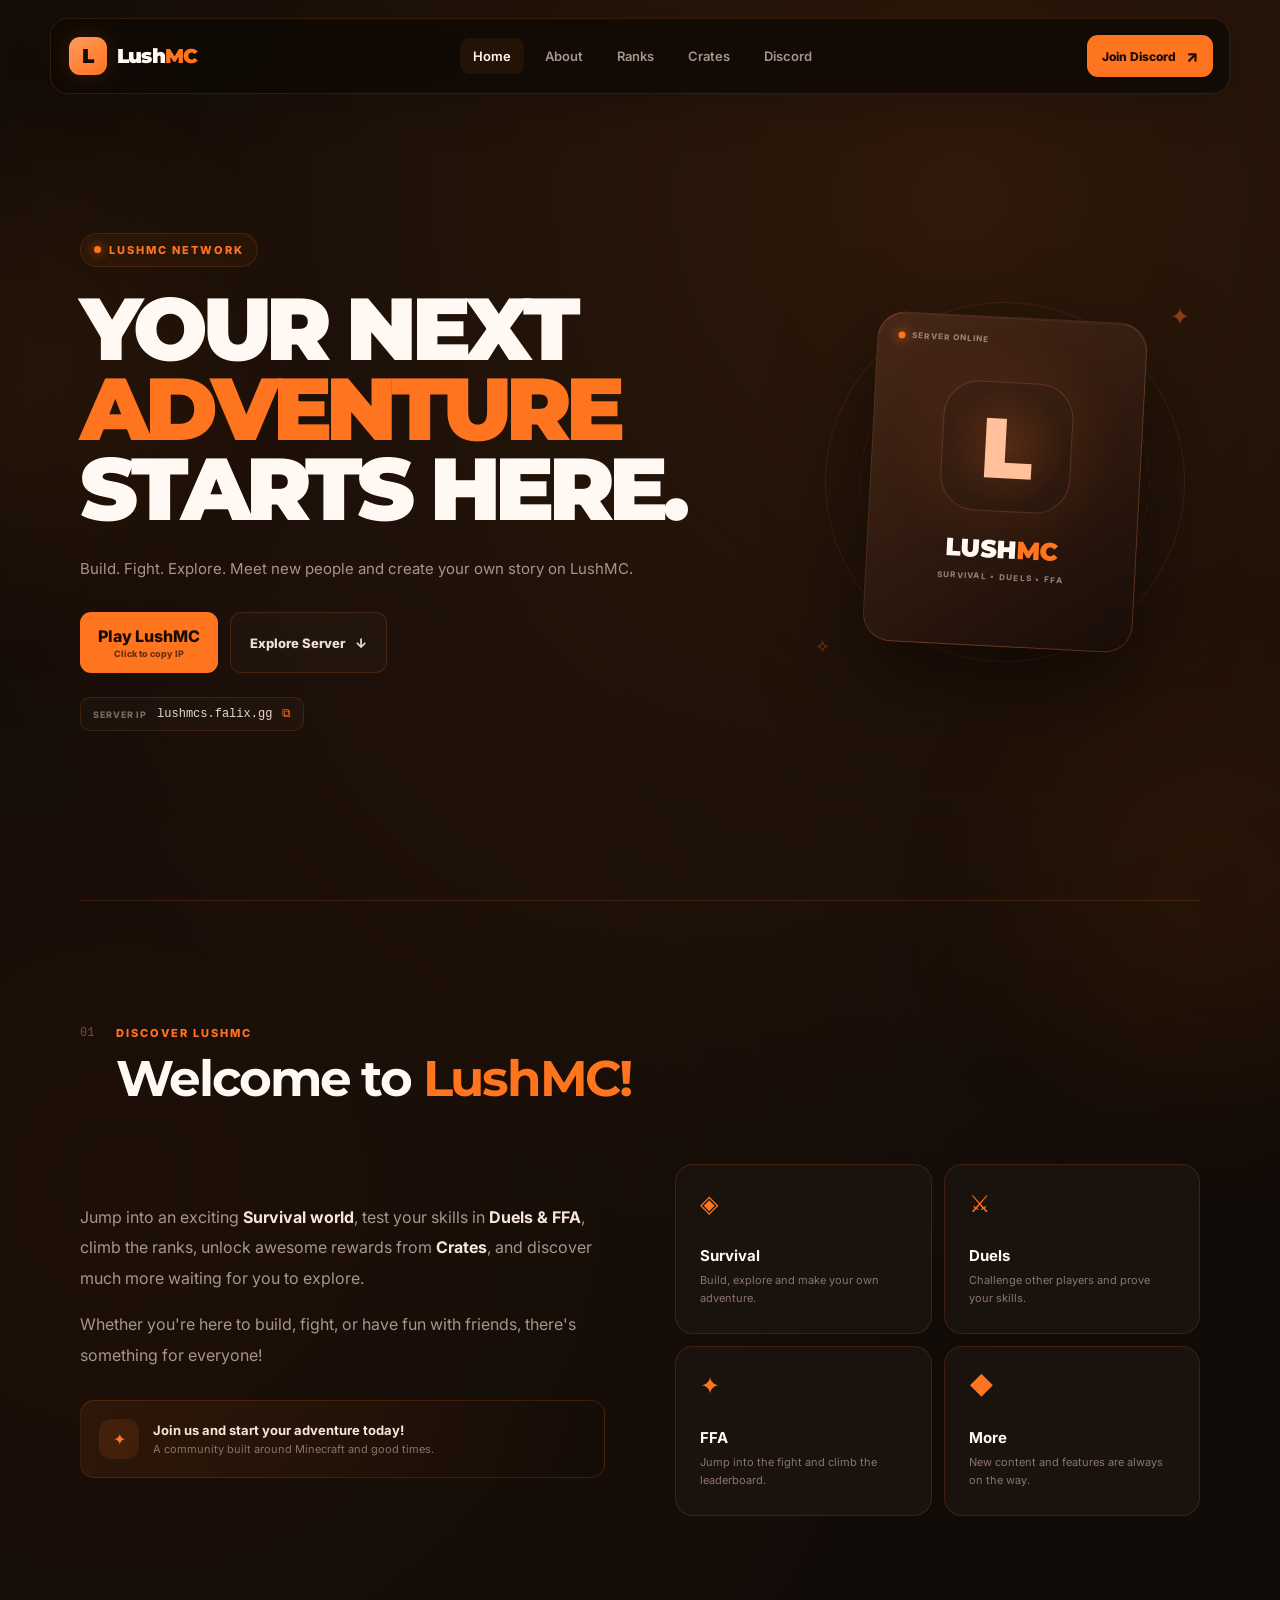
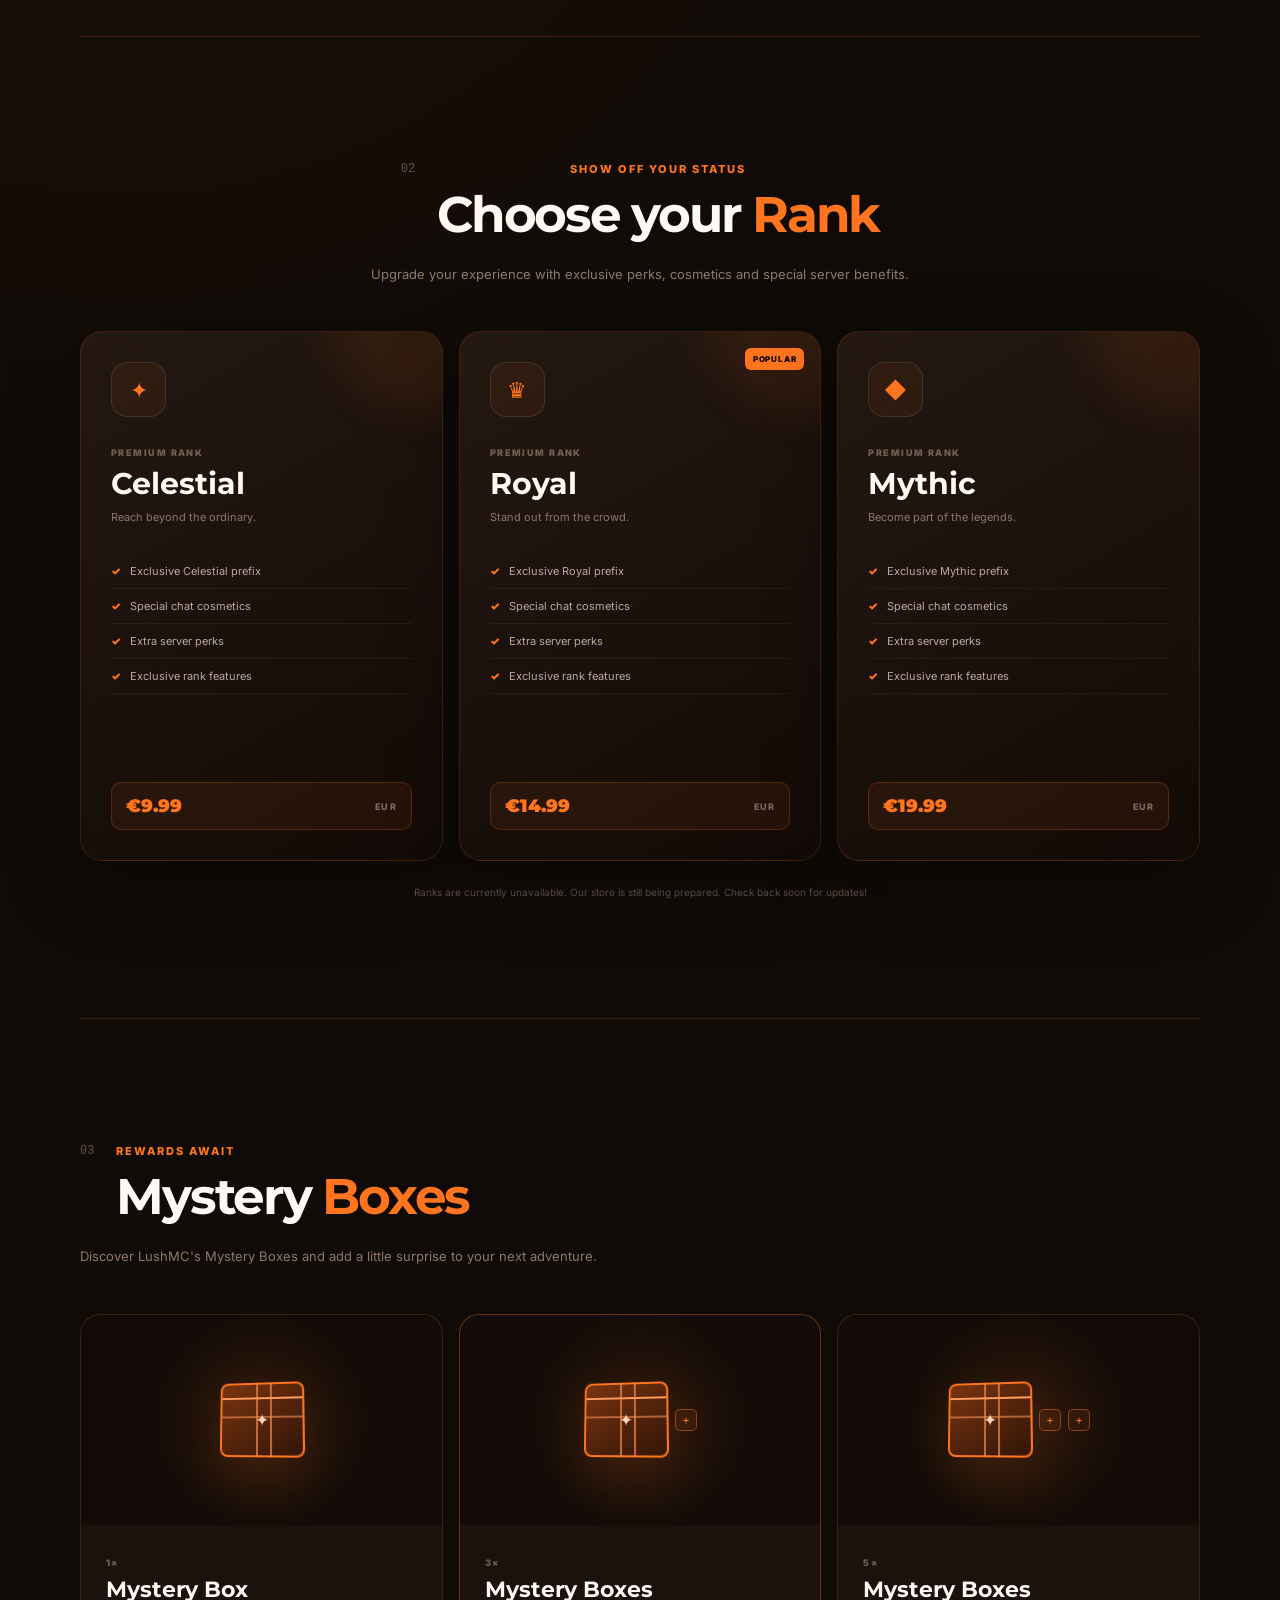
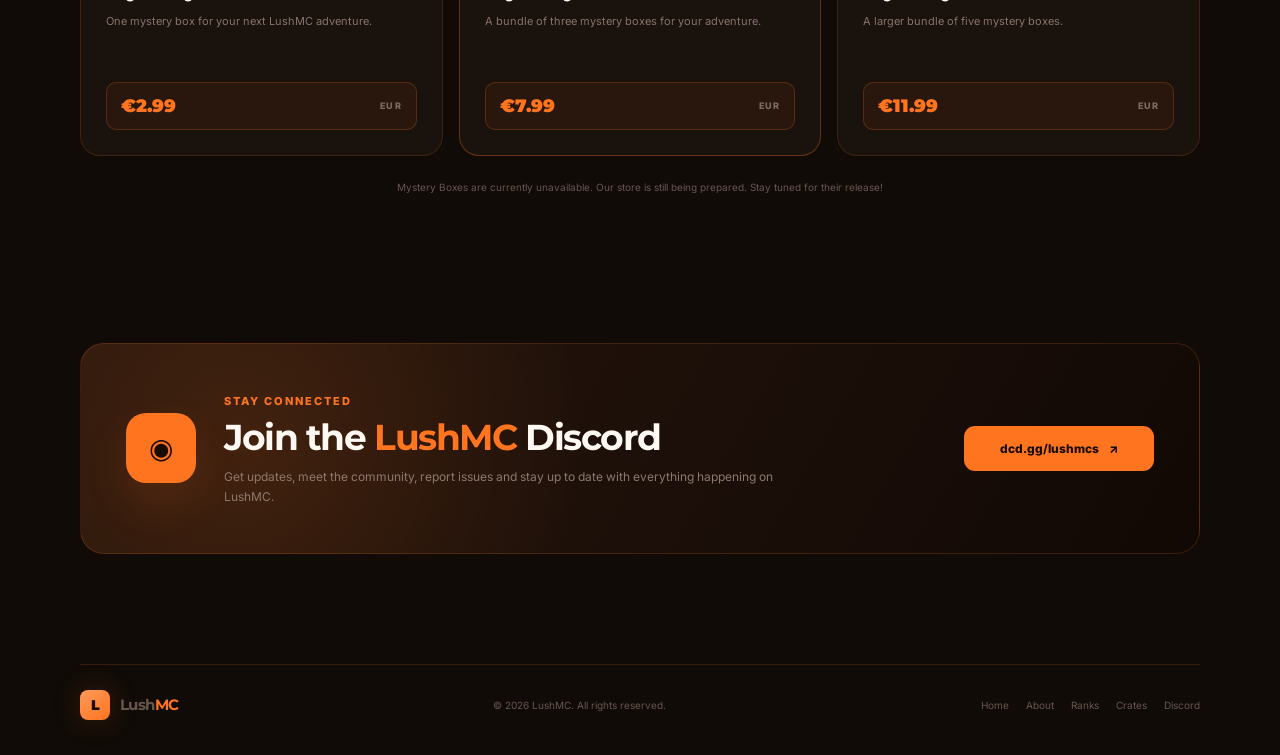
<file: index.html>
<!DOCTYPE html>
<html lang="en">
<head>
  <meta charset="UTF-8">
  <meta name="viewport" content="width=device-width, initial-scale=1.0">
  <meta name="description" content="LushMC — Survival, Duels, FFA and more. Start your adventure today.">
  <title>LushMC — Minecraft Network</title>
  <link rel="preconnect" href="https://fonts.googleapis.com">
  <link rel="preconnect" href="https://fonts.gstatic.com" crossorigin>
  <link href="https://fonts.googleapis.com/css2?family=Inter:wght@400;500;600;700;800&family=Montserrat:wght@700;800;900&display=swap" rel="stylesheet">
  <link rel="stylesheet" href="style.css">
</head>
<body>

  <div class="background-glow glow-one"></div>
  <div class="background-glow glow-two"></div>

  <header class="navbar" id="navbar">
    <a href="#home" class="brand">
      <span class="brand-mark">L</span>
      <span>Lush<span>MC</span></span>
    </a>

    <nav class="nav-links" id="navLinks">
      <a href="#home" class="active">Home</a>
      <a href="#about">About</a>
      <a href="#ranks">Ranks</a>
      <a href="#crates">Crates</a>
      <a href="#discord">Discord</a>
    </nav>

    <a class="nav-discord" href="https://discord.gg/2CfEqMfXgS" target="_blank" rel="noopener">
      <span>Join Discord</span>
      <span class="arrow">↗</span>
    </a>

    <button class="menu-toggle" id="menuToggle" aria-label="Open menu">☰</button>
  </header>

  <main>
    <!-- HOME -->
    <section class="hero section" id="home">
      <div class="hero-content">
        <div class="eyebrow">
          <span class="status-dot"></span>
          LushMC Network
        </div>

        <h1>YOUR NEXT<br><span>ADVENTURE</span><br>STARTS HERE.</h1>

        <p class="hero-text">
          Build. Fight. Explore. Meet new people and create your own story
          on LushMC.
        </p>

        <div class="hero-buttons">
          <button class="primary-btn" id="copyIp">
            <span>Play LushMC</span>
            <small>Click to copy IP</small>
          </button>
          <a class="secondary-btn" href="#about">
            Explore Server <span>↓</span>
          </a>
        </div>

        <div class="server-ip">
          <span class="ip-label">SERVER IP</span>
          <span id="serverIp">lushmcs.falix.gg</span>
          <span class="copy-icon">⧉</span>
        </div>
      </div>

      <div class="hero-art" aria-hidden="true">
        <div class="ring ring-one"></div>
        <div class="ring ring-two"></div>
        <div class="leaf leaf-one">✦</div>
        <div class="leaf leaf-two">✧</div>
        <div class="minecraft-card">
          <div class="card-top">
            <span class="online-dot"></span>
            <span>SERVER ONLINE</span>
          </div>
          <div class="big-l">L</div>
          <div class="card-title">LUSH<span>MC</span></div>
          <div class="card-subtitle">SURVIVAL • DUELS • FFA</div>
        </div>
      </div>
    </section>

    <!-- ABOUT -->
    <section class="section about-section" id="about">
      <div class="section-heading">
        <span class="section-number">01</span>
        <div>
          <span class="section-kicker">DISCOVER LUSHMC</span>
          <h2>Welcome to <span>LushMC!</span></h2>
        </div>
      </div>

      <div class="about-grid">
        <div class="about-copy">
          <p>
            Jump into an exciting <strong>Survival world</strong>, test your skills
            in <strong>Duels &amp; FFA</strong>, climb the ranks, unlock awesome
            rewards from <strong>Crates</strong>, and discover much more waiting
            for you to explore.
          </p>
          <p>
            Whether you're here to build, fight, or have fun with friends,
            there's something for everyone!
          </p>

          <div class="about-highlight">
            <div class="highlight-icon">✦</div>
            <div>
              <strong>Join us and start your adventure today!</strong>
              <span>A community built around Minecraft and good times.</span>
            </div>
          </div>
        </div>

        <div class="mode-grid">
          <article class="mode-card">
            <div class="mode-icon">◈</div>
            <h3>Survival</h3>
            <p>Build, explore and make your own adventure.</p>
          </article>
          <article class="mode-card">
            <div class="mode-icon">⚔</div>
            <h3>Duels</h3>
            <p>Challenge other players and prove your skills.</p>
          </article>
          <article class="mode-card">
            <div class="mode-icon">✦</div>
            <h3>FFA</h3>
            <p>Jump into the fight and climb the leaderboard.</p>
          </article>
          <article class="mode-card">
            <div class="mode-icon">◆</div>
            <h3>More</h3>
            <p>New content and features are always on the way.</p>
          </article>
        </div>
      </div>
    </section>

    <!-- RANKS -->
    <section class="section store-section" id="ranks">
      <div class="section-heading centered">
        <span class="section-number">02</span>
        <div>
          <span class="section-kicker">SHOW OFF YOUR STATUS</span>
          <h2>Choose your <span>Rank</span></h2>
        </div>
      </div>

      <p class="section-intro">
        Upgrade your experience with exclusive perks, cosmetics and special
        server benefits.
      </p>

      <div class="rank-grid">
        <a href="store.html?rank=celestial" class="rank-card celestial">
          <div class="rank-badge">✦</div>
          <span class="rank-tier">PREMIUM RANK</span>
          <h3>Celestial</h3>
          <p class="rank-desc">Reach beyond the ordinary.</p>
          <ul>
            <li>Exclusive Celestial prefix</li>
            <li>Special chat cosmetics</li>
            <li>Extra server perks</li>
            <li>Exclusive rank features</li>
          </ul>
          <div class="price-tag"><span>€9.99</span><small>EUR</small></div>
        </a>

        <a href="store.html?rank=royal" class="rank-card">
          <div class="featured-label">POPULAR</div>
          <div class="rank-badge">♛</div>
          <span class="rank-tier">PREMIUM RANK</span>
          <h3>Royal</h3>
          <p class="rank-desc">Stand out from the crowd.</p>
          <ul>
            <li>Exclusive Royal prefix</li>
            <li>Special chat cosmetics</li>
            <li>Extra server perks</li>
            <li>Exclusive rank features</li>
          </ul>
          <div class="price-tag"><span>€14.99</span><small>EUR</small></div>
        </a>

        <a href="store.html?rank=mythic" class="rank-card">
          <div class="rank-badge">◆</div>
          <span class="rank-tier">PREMIUM RANK</span>
          <h3>Mythic</h3>
          <p class="rank-desc">Become part of the legends.</p>
          <ul>
            <li>Exclusive Mythic prefix</li>
            <li>Special chat cosmetics</li>
            <li>Extra server perks</li>
            <li>Exclusive rank features</li>
          </ul>
          <div class="price-tag"><span>€19.99</span><small>EUR</small></div>
        </a>
      </div>

      <p class="store-note">
        Ranks are currently unavailable. Our store is still being prepared. Check back soon for updates!
      </p>
    </section>

    <!-- CRATES -->
    <section class="section crates-section" id="crates">
      <div class="section-heading">
        <span class="section-number">03</span>
        <div>
          <span class="section-kicker">REWARDS AWAIT</span>
          <h2>Mystery <span>Boxes</span></h2>
        </div>
      </div>

      <p class="section-intro left">
        Discover LushMC's Mystery Boxes and add a little surprise to your next
        adventure.
      </p>

     <div class="crate-grid">

  <a href="store.html?product=mystery1" class="crate-card">
    <div class="crate-visual">
      <div class="crate-box">
        <div class="crate-lock">✦</div>
      </div>
    </div>

    <div class="crate-info">
      <span class="crate-amount">1×</span>
      <h3>Mystery Box</h3>
      <p>One mystery box for your next LushMC adventure.</p>
      <div class="price-tag crate-price">
        <span>€2.99</span>
        <small>EUR</small>
      </div>
    </div>
  </a>


  <a href="store.html?product=mystery3" class="crate-card highlighted">
    <div class="crate-visual">
      <div class="crate-box">
        <div class="crate-lock">✦</div>
      </div>

      <div class="mini-box">+</div>
    </div>

    <div class="crate-info">
      <span class="crate-amount">3×</span>
      <h3>Mystery Boxes</h3>
      <p>A bundle of three mystery boxes for your adventure.</p>

      <div class="price-tag crate-price">
        <span>€7.99</span>
        <small>EUR</small>
      </div>
    </div>
  </a>


  <a href="store.html?product=mystery5" class="crate-card">
    <div class="crate-visual">
      <div class="crate-box">
        <div class="crate-lock">✦</div>
      </div>

      <div class="mini-box">+</div>
      <div class="mini-box">+</div>
    </div>

    <div class="crate-info">
      <span class="crate-amount">5×</span>
      <h3>Mystery Boxes</h3>
      <p>A larger bundle of five mystery boxes.</p>

      <div class="price-tag crate-price">
        <span>€11.99</span>
        <small>EUR</small>
      </div>
    </div>
  </a>

</div>

      <p class="store-note">
        Mystery Boxes are currently unavailable. Our store is still being prepared. Stay tuned for their release!
      </p>
    </section>

    <!-- DISCORD -->
    <section class="discord-section section" id="discord">
      <div class="discord-card">
        <div class="discord-symbol">◉</div>
        <div class="discord-copy">
          <span class="section-kicker">STAY CONNECTED</span>
          <h2>Join the <span>LushMC</span> Discord</h2>
          <p>
            Get updates, meet the community, report issues and stay up to date
            with everything happening on LushMC.
          </p>
        </div>
        <a class="discord-btn" href="https://discord.gg/2CfEqMfXgS" target="_blank" rel="noopener">
          <span>dcd.gg/lushmcs</span>
          <span>↗</span>
        </a>
      </div>
    </section>
  </main>

  <footer>
    <div class="footer-brand">
      <span class="brand-mark">L</span>
      <strong>Lush<span>MC</span></strong>
    </div>
    <p>© <span id="year"></span> LushMC. All rights reserved.</p>
    <div class="footer-links">
      <a href="#home">Home</a>
      <a href="#about">About</a>
      <a href="#ranks">Ranks</a>
      <a href="#crates">Crates</a>
      <a href="https://discord.gg/2CfEqMfXgS" target="_blank" rel="noopener">Discord</a>
    </div>
  </footer>

  <div class="toast" id="toast">Server IP copied!</div>

  <script src="script.js"></script>
</body>
</html>
</file>
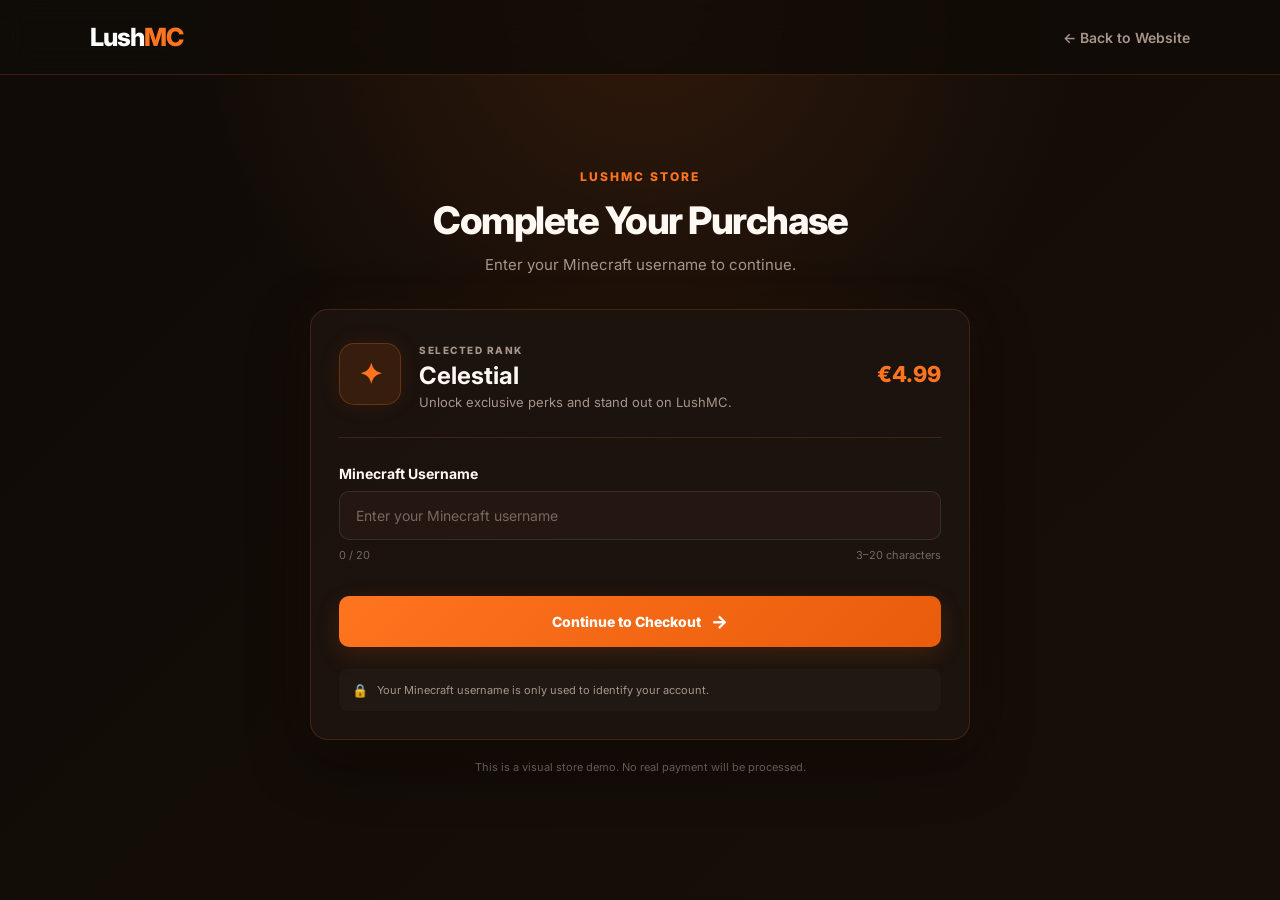
<file: store.html>
<!DOCTYPE html>
<html lang="en">
<head>
  <meta charset="UTF-8">
  <meta name="viewport" content="width=device-width, initial-scale=1.0">

  <title>LushMC Store</title>

  <link rel="preconnect" href="https://fonts.googleapis.com">
  <link rel="preconnect" href="https://fonts.gstatic.com" crossorigin>
  <link href="https://fonts.googleapis.com/css2?family=Inter:wght@400;500;600;700;800&display=swap" rel="stylesheet">

  <link rel="stylesheet" href="store.css">
</head>

<body>

  <nav class="navbar">
    <div class="nav-inner">
      <a href="index.html" class="logo">Lush<span>MC</span></a>

      <a href="index.html" class="back-button">
        ← Back to Website
      </a>
    </div>
  </nav>

  <main class="store-container">

    <div class="store-header">
      <span class="store-label">LUSHMC STORE</span>
      <h1>Complete Your Purchase</h1>
      <p>Enter your Minecraft username to continue.</p>
    </div>

    <section class="checkout">

      <div class="rank-preview">

        <div class="rank-icon" id="rankIcon">★</div>

        <div class="rank-info">
          <span class="small-label">SELECTED RANK</span>
          <h2 id="rankName">Celestial</h2>
          <p id="rankDescription">
            Unlock exclusive perks and stand out on LushMC.
          </p>
        </div>

        <div class="rank-price" id="rankPrice">
          €4.99
        </div>

      </div>

      <div class="divider"></div>

      <form id="purchaseForm">

        <label for="username">Minecraft Username</label>

        <div class="input-wrapper">
          <input
            type="text"
            id="username"
            name="username"
            placeholder="Enter your Minecraft username"
            maxlength="20"
            autocomplete="off"
          >
        </div>

        <div class="input-info">
          <span id="usernameCounter">0 / 20</span>
          <span>3–20 characters</span>
        </div>

        <p class="error-message" id="errorMessage"></p>

        <button type="submit" class="checkout-button" id="checkoutButton">
          Continue to Checkout
          <span>→</span>
        </button>

      </form>

      <div class="secure-note">
        <span>🔒</span>
        <p>Your Minecraft username is only used to identify your account.</p>
      </div>

    </section>

    <p class="demo-note">
      This is a visual store demo. No real payment will be processed.
    </p>

  </main>

  <script src="store.js"></script>

</body>
</html>
</file>
<file: style.css>
* {
  margin: 0;
  padding: 0;
  box-sizing: border-box;
}

:root {
  --bg: #100b07;
  --bg-2: #160e09;
  --panel: rgba(29, 20, 15, 0.82);
  --panel-2: rgba(39, 26, 19, 0.72);
  --text: #fff8f3;
  --muted: #a7958b;

  --orange: #FF741F;
  --orange-2: #e85c0b;
  --orange-dark: #a83d05;

  --border: rgba(255, 116, 31, 0.16);
  --shadow: 0 24px 70px rgba(0, 0, 0, .35);
}

html {
  scroll-behavior: smooth;
}

body {
  min-height: 100vh;
  overflow-x: hidden;
  background:
    radial-gradient(circle at 75% 5%, rgba(255, 116, 31, .13), transparent 28%),
    radial-gradient(circle at 10% 30%, rgba(190, 65, 8, .08), transparent 30%),
    var(--bg);
  color: var(--text);
  font-family: Inter, sans-serif;
}

a {
  color: inherit;
  text-decoration: none;
}

button {
  font: inherit;
}

.background-glow {
  position: fixed;
  width: 360px;
  height: 360px;
  border-radius: 50%;
  filter: blur(100px);
  pointer-events: none;
  opacity: .08;
  z-index: -1;
}

.glow-one {
  background: #ff741f;
  top: 20%;
  left: -170px;
}

.glow-two {
  background: #d94f08;
  bottom: -170px;
  right: -120px;
}

.navbar {
  width: min(1180px, calc(100% - 40px));
  height: 76px;
  margin: 18px auto 0;
  padding: 0 16px 0 18px;
  display: flex;
  align-items: center;
  justify-content: space-between;
  position: sticky;
  top: 14px;
  z-index: 100;
  background: rgba(13, 8, 5, .78);
  border: 1px solid var(--border);
  border-radius: 18px;
  backdrop-filter: blur(18px);
  box-shadow: 0 12px 45px rgba(0, 0, 0, .18);
}

.brand,
.footer-brand {
  display: flex;
  align-items: center;
  gap: 10px;
  font-family: Montserrat, sans-serif;
  font-weight: 900;
  letter-spacing: -.04em;
  font-size: 20px;
}

.brand span span,
.footer-brand strong span {
  color: var(--orange);
}

.brand-mark {
  width: 38px;
  height: 38px;
  display: grid;
  place-items: center;
  color: #180b04;
  background: linear-gradient(145deg, #ff9a5b, #ff741f);
  border-radius: 11px;
  box-shadow: 0 0 30px rgba(255, 116, 31, .2);
  font-family: Montserrat, sans-serif;
  font-weight: 900;
}

.nav-links {
  display: flex;
  gap: 8px;
}

.nav-links a {
  padding: 10px 13px;
  color: #a8958a;
  font-size: 13px;
  font-weight: 600;
  transition: .2s ease;
}

.nav-links a:hover,
.nav-links a.active {
  color: #fff8f3;
}

.nav-links a.active {
  background: rgba(255, 116, 31, .08);
  border-radius: 9px;
}

.nav-discord,
.primary-btn,
.secondary-btn,
.discord-btn {
  display: inline-flex;
  align-items: center;
  justify-content: center;
  gap: 10px;
  border-radius: 11px;
  font-weight: 800;
  transition: transform .2s ease, box-shadow .2s ease, background .2s ease;
}

.nav-discord {
  padding: 11px 15px;
  font-size: 12px;
  background: var(--orange);
  color: #180b04;
}

.nav-discord:hover,
.primary-btn:hover,
.discord-btn:hover {
  transform: translateY(-2px);
  box-shadow: 0 12px 30px rgba(255, 116, 31, .18);
}

.arrow {
  font-size: 16px;
}

.menu-toggle {
  display: none;
  border: 0;
  background: transparent;
  color: white;
  font-size: 23px;
  cursor: pointer;
}

.section {
  width: min(1120px, calc(100% - 40px));
  margin: 0 auto;
  padding: 120px 0;
  scroll-margin-top: 80px;
}

.hero {
  min-height: calc(100vh - 94px);
  display: flex;
  align-items: center;
  justify-content: space-between;
  gap: 70px;
  padding-top: 90px;
}

.hero-content {
  max-width: 650px;
}

.eyebrow,
.section-kicker {
  color: var(--orange);
  font-size: 11px;
  letter-spacing: .18em;
  font-weight: 800;
  text-transform: uppercase;
}

.eyebrow {
  display: inline-flex;
  align-items: center;
  gap: 8px;
  margin-bottom: 22px;
  padding: 9px 13px;
  border: 1px solid rgba(255, 116, 31, .16);
  border-radius: 999px;
  background: rgba(255, 116, 31, .05);
}

.status-dot,
.online-dot {
  width: 7px;
  height: 7px;
  display: inline-block;
  border-radius: 50%;
  background: var(--orange);
  box-shadow: 0 0 12px var(--orange);
}

.hero h1 {
  font-family: Montserrat, sans-serif;
  font-size: clamp(48px, 7vw, 88px);
  line-height: .91;
  letter-spacing: -.065em;
  font-weight: 900;
}

.hero h1 span,
.section-heading h2 span,
.discord-copy h2 span {
  color: var(--orange);
}

.hero-text {
  max-width: 570px;
  margin: 26px 0 30px;
  color: var(--muted);
  line-height: 1.8;
  font-size: 15px;
}

.hero-buttons {
  display: flex;
  flex-wrap: wrap;
  gap: 12px;
}

.primary-btn {
  border: 0;
  padding: 14px 18px;
  cursor: pointer;
  background: var(--orange);
  color: #180b04;
  flex-direction: column;
  gap: 2px;
}

.primary-btn small {
  opacity: .65;
  font-size: 9px;
}

.secondary-btn {
  padding: 0 19px;
  border: 1px solid var(--border);
  color: #eaded6;
  background: rgba(255,255,255,.02);
  font-size: 13px;
}

.secondary-btn:hover {
  background: rgba(255,255,255,.05);
}

.server-ip {
  width: fit-content;
  margin-top: 24px;
  display: flex;
  align-items: center;
  gap: 10px;
  padding: 9px 12px;
  border: 1px solid var(--border);
  background: rgba(255,255,255,.02);
  border-radius: 10px;
  color: #e8d9d0;
  font-family: monospace;
  font-size: 12px;
}

.ip-label {
  color: #79685f;
  font-family: Inter, sans-serif;
  font-size: 9px;
  font-weight: 800;
  letter-spacing: .1em;
}

.copy-icon {
  color: var(--orange);
}

.hero-art {
  width: 390px;
  height: 450px;
  position: relative;
  display: grid;
  place-items: center;
  flex-shrink: 0;
}

.ring {
  position: absolute;
  border: 1px solid rgba(255, 116, 31, .13);
  border-radius: 50%;
}

.ring-one {
  width: 360px;
  height: 360px;
  transform: rotate(20deg);
}

.ring-two {
  width: 290px;
  height: 290px;
  border-style: dashed;
}

.minecraft-card {
  width: 270px;
  height: 330px;
  padding: 20px;
  position: relative;
  display: flex;
  flex-direction: column;
  align-items: center;
  justify-content: center;
  background:
    linear-gradient(145deg, rgba(77, 43, 25, .86), rgba(24, 12, 7, .96)),
    #27150c;
  border: 1px solid rgba(255, 145, 84, .2);
  border-radius: 28px;
  transform: rotate(3deg);
  box-shadow: 0 35px 90px rgba(0,0,0,.5), inset 0 1px 0 rgba(255,255,255,.06);
}

.card-top {
  position: absolute;
  top: 17px;
  left: 20px;
  display: flex;
  align-items: center;
  gap: 7px;
  color: #968073;
  font-size: 8px;
  font-weight: 800;
  letter-spacing: .13em;
}

.big-l {
  width: 130px;
  height: 130px;
  display: grid;
  place-items: center;
  border: 1px solid rgba(255, 156, 102, .2);
  border-radius: 35px;
  color: #ffc09b;
  font-family: Montserrat, sans-serif;
  font-size: 85px;
  font-weight: 900;
  background: radial-gradient(circle, rgba(255,116,31,.17), transparent 68%);
  box-shadow: 0 0 65px rgba(255, 116, 31, .12);
}

.card-title {
  margin-top: 22px;
  font-family: Montserrat, sans-serif;
  font-size: 25px;
  font-weight: 900;
}

.card-title span {
  color: var(--orange);
}

.card-subtitle {
  margin-top: 8px;
  color: #927a6d;
  font-size: 8px;
  letter-spacing: .16em;
  font-weight: 800;
}

.leaf {
  position: absolute;
  color: var(--orange);
  opacity: .45;
  font-size: 24px;
}

.leaf-one {
  top: 45px;
  right: 10px;
}

.leaf-two {
  bottom: 50px;
  left: 5px;
  font-size: 18px;
}

.section-heading {
  display: flex;
  align-items: flex-start;
  gap: 22px;
}

.section-heading.centered {
  justify-content: center;
  text-align: center;
}

.section-number {
  padding-top: 5px;
  color: #685047;
  font-family: monospace;
  font-size: 12px;
}

.section-heading h2 {
  margin-top: 7px;
  font-family: Montserrat, sans-serif;
  font-size: clamp(31px, 4vw, 50px);
  letter-spacing: -.045em;
}

.about-section {
  border-top: 1px solid var(--border);
}

.about-grid {
  margin-top: 55px;
  display: grid;
  grid-template-columns: 1fr 1fr;
  gap: 70px;
  align-items: center;
}

.about-copy > p {
  max-width: 600px;
  color: var(--muted);
  font-size: 16px;
  line-height: 1.9;
  margin-bottom: 16px;
}

.about-copy strong {
  color: #f9e6da;
}

.about-highlight {
  margin-top: 30px;
  padding: 18px;
  display: flex;
  gap: 14px;
  align-items: center;
  background: linear-gradient(100deg, rgba(255,116,31,.09), transparent);
  border: 1px solid var(--border);
  border-radius: 14px;
}

.highlight-icon {
  width: 40px;
  height: 40px;
  display: grid;
  place-items: center;
  flex-shrink: 0;
  border-radius: 12px;
  background: rgba(255,116,31,.1);
  color: var(--orange);
}

.about-highlight strong,
.about-highlight span {
  display: block;
}

.about-highlight strong {
  font-size: 13px;
}

.about-highlight span {
  margin-top: 4px;
  color: #89746a;
  font-size: 11px;
}

.mode-grid {
  display: grid;
  grid-template-columns: 1fr 1fr;
  gap: 12px;
}

.mode-card {
  min-height: 170px;
  padding: 24px;
  background: var(--panel);
  border: 1px solid var(--border);
  border-radius: 18px;
  transition: .25s ease;
}

.mode-card:hover {
  transform: translateY(-4px);
  border-color: rgba(255,116,31,.28);
  background: var(--panel-2);
}

.mode-icon {
  color: var(--orange);
  font-size: 24px;
  margin-bottom: 28px;
}

.mode-card h3 {
  font-size: 15px;
  margin-bottom: 7px;
}

.mode-card p {
  color: #8b756a;
  font-size: 11px;
  line-height: 1.6;
}

.store-section,
.crates-section {
  border-top: 1px solid var(--border);
}

.section-intro {
  max-width: 620px;
  margin: 18px auto 45px;
  color: #8d786d;
  font-size: 13px;
  line-height: 1.8;
  text-align: center;
}

.section-intro.left {
  margin-left: 0;
  margin-right: 0;
  text-align: left;
}

.rank-grid,
.crate-grid {
  display: grid;
  grid-template-columns: repeat(3, 1fr);
  gap: 16px;
}

.rank-card {
  min-height: 530px;
  padding: 30px;
  position: relative;
  overflow: hidden;
  display: flex;
  flex-direction: column;
  background: linear-gradient(150deg, rgba(39,26,19,.9), rgba(19,11,7,.94));
  border: 1px solid var(--border);
  border-radius: 22px;
  box-shadow: var(--shadow);
  transition: .25s ease;
}

.rank-card:hover {
  transform: translateY(-7px);
}

.rank-card::before {
  content: "";
  position: absolute;
  width: 180px;
  height: 180px;
  top: -100px;
  right: -70px;
  border-radius: 50%;
  background: rgba(255,116,31,.08);
  filter: blur(20px);
}

.rank-card.featured {
  border-color: rgba(255,116,31,.42);
  transform: translateY(-10px);
  box-shadow: 0 30px 80px rgba(190,65,8,.12);
}

.rank-card.featured:hover {
  transform: translateY(-15px);
}

.featured-label {
  position: absolute;
  top: 16px;
  right: 16px;
  padding: 6px 8px;
  border-radius: 6px;
  background: var(--orange);
  color: #180b04;
  font-size: 8px;
  font-weight: 900;
  letter-spacing: .1em;
}

.rank-badge {
  width: 55px;
  height: 55px;
  display: grid;
  place-items: center;
  margin-bottom: 30px;
  border: 1px solid rgba(255,255,255,.1);
  border-radius: 16px;
  color: var(--orange);
  background: rgba(255,116,31,.06);
  font-size: 22px;
}

.rank-tier,
.crate-amount {
  color: #725b50;
  font-size: 9px;
  font-weight: 900;
  letter-spacing: .16em;
}

.rank-card h3 {
  margin-top: 7px;
  font-family: Montserrat, sans-serif;
  font-size: 30px;
}

.rank-desc {
  margin-top: 8px;
  color: #8d786d;
  font-size: 11px;
}

.rank-card ul {
  margin: 30px 0;
  padding: 0;
  list-style: none;
}

.rank-card li {
  padding: 10px 0;
  border-bottom: 1px solid rgba(255,255,255,.05);
  color: #bba99f;
  font-size: 11px;
}

.rank-card li::before {
  content: "✓";
  margin-right: 9px;
  color: var(--orange);
  font-weight: 900;
}

.rank-btn,
.crate-btn {
  margin-top: auto;
  padding: 13px 14px;
  display: flex;
  align-items: center;
  justify-content: space-between;
  border-radius: 10px;
  background: rgba(255,255,255,.035);
  border: 1px solid rgba(255,255,255,.06);
  color: #e7d9d1;
  font-size: 11px;
  font-weight: 800;
  transition: .2s ease;
}

.rank-btn:hover,
.crate-btn:hover {
  background: rgba(255,116,31,.09);
  border-color: rgba(255,116,31,.18);
  color: white;
}

.store-note {
  margin-top: 25px;
  text-align: center;
  color: #68564d;
  font-size: 10px;
}

.crate-card {
  overflow: hidden;
  background: var(--panel);
  border: 1px solid var(--border);
  border-radius: 20px;
  transition: .25s ease;
}

.crate-card:hover {
  transform: translateY(-6px);
  border-color: rgba(255,116,31,.3);
}

.crate-card.highlighted {
  border-color: rgba(255,116,31,.34);
}

.crate-visual {
  height: 210px;
  display: flex;
  align-items: center;
  justify-content: center;
  gap: 7px;
  position: relative;
  background:
    radial-gradient(circle at 50% 50%, rgba(255,116,31,.13), transparent 55%),
    rgba(14,8,5,.55);
}

.crate-box {
  width: 85px;
  height: 75px;
  display: grid;
  place-items: center;
  position: relative;
  transform: perspective(250px) rotateX(5deg) rotateY(-8deg);
  border: 2px solid #ff741f;
  border-radius: 8px;
  background: linear-gradient(145deg, #7a3410, #321507);
  box-shadow: 0 20px 50px rgba(255,116,31,.12);
}

.crate-box::before {
  content: "";
  position: absolute;
  width: 100%;
  height: 17px;
  top: 13px;
  border-top: 2px solid #ff9a5b;
  border-bottom: 2px solid rgba(255,154,91,.55);
}

.crate-box::after {
  content: "";
  position: absolute;
  width: 12px;
  height: 75px;
  left: calc(50% - 6px);
  border-left: 2px solid #ff9554;
  border-right: 2px solid #ff9554;
  opacity: .65;
}

.crate-lock {
  position: relative;
  z-index: 2;
  color: #ffd1b5;
  font-size: 17px;
}

.mini-box {
  width: 22px;
  height: 22px;
  display: grid;
  place-items: center;
  border: 1px solid rgba(255,116,31,.45);
  border-radius: 5px;
  color: var(--orange);
  background: rgba(255,116,31,.08);
  font-size: 12px;
}

.crate-info {
  padding: 25px;
}

.crate-info h3 {
  margin-top: 6px;
  font-family: Montserrat, sans-serif;
  font-size: 22px;
}

.crate-info p {
  min-height: 50px;
  margin: 9px 0 20px;
  color: #89746a;
  font-size: 11px;
  line-height: 1.7;
}

.crate-btn {
  margin-top: 0;
}

.discord-section {
  padding-top: 30px;
  padding-bottom: 110px;
}

.discord-card {
  padding: 45px;
  display: grid;
  grid-template-columns: auto 1fr auto;
  align-items: center;
  gap: 28px;
  background:
    radial-gradient(circle at 15% 50%, rgba(255,116,31,.14), transparent 35%),
    linear-gradient(120deg, rgba(42,24,14,.94), rgba(17,9,5,.94));
  border: 1px solid rgba(255,116,31,.18);
  border-radius: 24px;
}

.discord-symbol {
  width: 70px;
  height: 70px;
  display: grid;
  place-items: center;
  color: #180b04;
  background: var(--orange);
  border-radius: 20px;
  font-size: 28px;
  box-shadow: 0 20px 45px rgba(255,116,31,.12);
}

.discord-copy h2 {
  margin-top: 6px;
  font-family: Montserrat, sans-serif;
  font-size: clamp(24px, 3vw, 36px);
  letter-spacing: -.04em;
}

.discord-copy p {
  max-width: 600px;
  margin-top: 8px;
  color: #8d786d;
  font-size: 12px;
  line-height: 1.7;
}

.discord-btn {
  min-width: 190px;
  padding: 15px 18px;
  background: var(--orange);
  color: #180b04;
  font-size: 12px;
}

footer {
  width: min(1120px, calc(100% - 40px));
  margin: 0 auto;
  padding: 25px 0 35px;
  display: flex;
  align-items: center;
  justify-content: space-between;
  border-top: 1px solid var(--border);
  color: #68564d;
  font-size: 10px;
}

.footer-brand {
  font-size: 15px;
}

.footer-brand .brand-mark {
  width: 30px;
  height: 30px;
  border-radius: 8px;
  font-size: 14px;
}

.footer-links {
  display: flex;
  gap: 17px;
}

.footer-links a:hover {
  color: var(--orange);
}

.toast {
  position: fixed;
  left: 50%;
  bottom: 28px;
  z-index: 200;
  padding: 12px 17px;
  border: 1px solid rgba(255,116,31,.2);
  border-radius: 10px;
  background: #2b160b;
  color: #ffd8c1;
  font-size: 11px;
  font-weight: 700;
  transform: translate(-50%, 100px);
  opacity: 0;
  transition: .25s ease;
}

.toast.show {
  transform: translate(-50%, 0);
  opacity: 1;
}

@media (max-width: 900px) {
  .nav-links,
  .nav-discord {
    display: none;
  }

  .menu-toggle {
    display: block;
  }

  .nav-links.open {
    position: absolute;
    top: 70px;
    left: 0;
    right: 0;
    padding: 12px;
    display: flex;
    flex-direction: column;
    background: rgba(13,8,5,.97);
    border: 1px solid var(--border);
    border-radius: 15px;
  }

  .hero {
    flex-direction: column;
    text-align: center;
    padding-top: 80px;
  }

  .hero-content {
    display: flex;
    flex-direction: column;
    align-items: center;
  }

  .hero-art {
    transform: scale(.85);
    margin-top: -35px;
  }

  .about-grid {
    grid-template-columns: 1fr;
  }

  .rank-grid,
  .crate-grid {
    grid-template-columns: 1fr;
    max-width: 520px;
    margin: 0 auto;
  }

  .rank-card.featured {
    transform: none;
  }

  .discord-card {
    grid-template-columns: auto 1fr;
  }

  .discord-btn {
    grid-column: 1 / -1;
  }
}

@media (max-width: 600px) {
  .navbar {
    width: calc(100% - 22px);
  }

  .section {
    width: calc(100% - 28px);
    padding: 90px 0;
  }

  .hero {
    min-height: auto;
  }

  .hero h1 {
    font-size: 48px;
  }

  .hero-art {
    width: 320px;
    height: 370px;
    transform: scale(.75);
    margin: -40px 0 -55px;
  }

  .mode-grid {
    grid-template-columns: 1fr;
  }

  .discord-card {
    padding: 28px;
    grid-template-columns: 1fr;
    text-align: center;
  }

  .discord-symbol {
    margin: 0 auto;
  }

  footer {
    flex-direction: column;
    gap: 16px;
  }

  .footer-links {
    flex-wrap: wrap;
    justify-content: center;
  }
}

/* Store price tags */
.price-tag {
  margin-top: auto;
  min-height: 48px;
  padding: 10px 14px;
  display: flex;
  align-items: center;
  justify-content: space-between;
  border: 1px solid rgba(255, 116, 31, .22);
  border-radius: 10px;
  background: rgba(255, 116, 31, .07);
}

.price-tag span {
  color: var(--orange);
  font-family: Montserrat, sans-serif;
  font-size: 18px;
  font-weight: 900;
}

.price-tag small {
  color: #806b60;
  font-size: 9px;
  font-weight: 800;
  letter-spacing: .12em;
}

.crate-price {
  margin-top: 0;
}

/* Orange theme update */
</file>
<file: store.css>
:root {
  --bg: #100b07;
  --bg-2: #160e09;

  --panel: rgba(29, 20, 15, 0.92);
  --panel-2: rgba(39, 26, 19, 0.8);

  --text: #fff8f3;
  --muted: #a7958b;

  --orange: #FF741F;
  --orange-2: #e85c0b;
  --orange-dark: #a83d05;

  --border: rgba(255, 116, 31, 0.18);
  --danger: #ff4d4d;
}

* {
  margin: 0;
  padding: 0;
  box-sizing: border-box;
}

html {
  scroll-behavior: smooth;
}

body {
  min-height: 100vh;
  background:
    radial-gradient(
      circle at 50% 0%,
      rgba(255, 116, 31, 0.13),
      transparent 40%
    ),
    linear-gradient(
      135deg,
      var(--bg),
      var(--bg-2)
    );

  color: var(--text);
  font-family: "Inter", sans-serif;
}

/* NAVBAR */

.navbar {
  width: 100%;
  border-bottom: 1px solid var(--border);
  background: rgba(16, 11, 7, 0.82);
  backdrop-filter: blur(15px);
}

.nav-inner {
  max-width: 1150px;
  margin: auto;
  padding: 22px 25px;

  display: flex;
  align-items: center;
  justify-content: space-between;
}

.logo {
  color: white;
  text-decoration: none;
  font-size: 25px;
  font-weight: 800;
  letter-spacing: -1px;
}

.logo span {
  color: var(--orange);
}

.back-button {
  color: var(--muted);
  text-decoration: none;
  font-size: 14px;
  font-weight: 600;

  transition: 0.2s ease;
}

.back-button:hover {
  color: var(--orange);
}

/* MAIN */

.store-container {
  width: 100%;
  max-width: 700px;

  margin: 0 auto;
  padding: 90px 20px 60px;
}

/* HEADER */

.store-header {
  text-align: center;
  margin-bottom: 35px;
}

.store-label {
  display: inline-block;

  color: var(--orange);
  font-size: 12px;
  font-weight: 800;
  letter-spacing: 2px;

  margin-bottom: 13px;
}

.store-header h1 {
  font-size: 38px;
  font-weight: 800;
  letter-spacing: -1.5px;

  margin-bottom: 12px;
}

.store-header p {
  color: var(--muted);
  font-size: 15px;
}

/* CHECKOUT */

.checkout {
  background: var(--panel);

  border: 1px solid var(--border);
  border-radius: 18px;

  padding: 28px;

  box-shadow:
    0 20px 60px rgba(0, 0, 0, 0.35),
    0 0 50px rgba(255, 116, 31, 0.05);
}

/* RANK PREVIEW */

.rank-preview {
  display: flex;
  align-items: center;
  gap: 18px;
}

.rank-icon {
  width: 62px;
  height: 62px;

  flex-shrink: 0;

  display: flex;
  align-items: center;
  justify-content: center;

  border-radius: 15px;

  background: rgba(255, 116, 31, 0.12);
  border: 1px solid rgba(255, 116, 31, 0.25);

  color: var(--orange);

  font-size: 28px;
  font-weight: 800;

  box-shadow: 0 0 25px rgba(255, 116, 31, 0.08);
}

.rank-info {
  flex: 1;
}

.small-label {
  color: var(--muted);

  font-size: 10px;
  font-weight: 800;
  letter-spacing: 1.5px;
}

.rank-info h2 {
  font-size: 24px;
  margin: 3px 0 4px;
}

.rank-info p {
  color: var(--muted);
  font-size: 13px;
}

.rank-price {
  color: var(--orange);

  font-size: 22px;
  font-weight: 800;

  white-space: nowrap;
}

/* DIVIDER */

.divider {
  height: 1px;
  background: var(--border);

  margin: 27px 0;
}

/* FORM */

form label {
  display: block;

  font-size: 14px;
  font-weight: 700;

  margin-bottom: 9px;
}

.input-wrapper {
  position: relative;
}

input {
  width: 100%;

  padding: 15px 16px;

  border-radius: 10px;
  border: 1px solid rgba(255, 255, 255, 0.09);

  background: var(--panel-2);

  color: white;

  font-family: inherit;
  font-size: 14px;

  outline: none;

  transition: 0.2s ease;
}

input::placeholder {
  color: #76685f;
}

input:focus {
  border-color: var(--orange);

  box-shadow:
    0 0 0 3px rgba(255, 116, 31, 0.09),
    0 0 25px rgba(255, 116, 31, 0.05);
}

.input-info {
  display: flex;
  justify-content: space-between;

  margin-top: 8px;

  color: #76685f;

  font-size: 11px;
}

#errorMessage {
  min-height: 18px;

  margin-top: 8px;

  color: var(--danger);

  font-size: 12px;
  font-weight: 600;
}

/* BUTTON */

.checkout-button {
  width: 100%;

  margin-top: 8px;
  padding: 15px;

  border: none;
  border-radius: 10px;

  background: linear-gradient(
    135deg,
    var(--orange),
    var(--orange-2)
  );

  color: white;

  font-family: inherit;
  font-size: 14px;
  font-weight: 800;

  cursor: pointer;

  display: flex;
  align-items: center;
  justify-content: center;
  gap: 10px;

  transition: 0.2s ease;

  box-shadow:
    0 8px 25px rgba(255, 116, 31, 0.15);
}

.checkout-button:hover {
  transform: translateY(-2px);

  box-shadow:
    0 12px 30px rgba(255, 116, 31, 0.25);
}

.checkout-button:active {
  transform: translateY(0);
}

.checkout-button span {
  font-size: 18px;
}

/* NOTE */

.secure-note {
  display: flex;
  align-items: center;
  gap: 9px;

  margin-top: 22px;
  padding: 13px;

  border-radius: 9px;

  background: rgba(255, 255, 255, 0.025);

  color: var(--muted);

  font-size: 11px;
}

.secure-note span {
  font-size: 13px;
}

.demo-note {
  text-align: center;

  margin-top: 20px;

  color: #665951;

  font-size: 11px;
}

/* MOBILE */

@media (max-width: 600px) {

  .store-container {
    padding-top: 55px;
  }

  .store-header h1 {
    font-size: 30px;
  }

  .checkout {
    padding: 22px;
  }

  .rank-preview {
    align-items: flex-start;
  }

  .rank-price {
    font-size: 18px;
  }

  .rank-info h2 {
    font-size: 21px;
  }

  .rank-info p {
    font-size: 12px;
  }

  .nav-inner {
    padding: 18px;
  }

}
.rank-card,
.crate-card {
  text-decoration: none;
  color: inherit;
}
</file>
